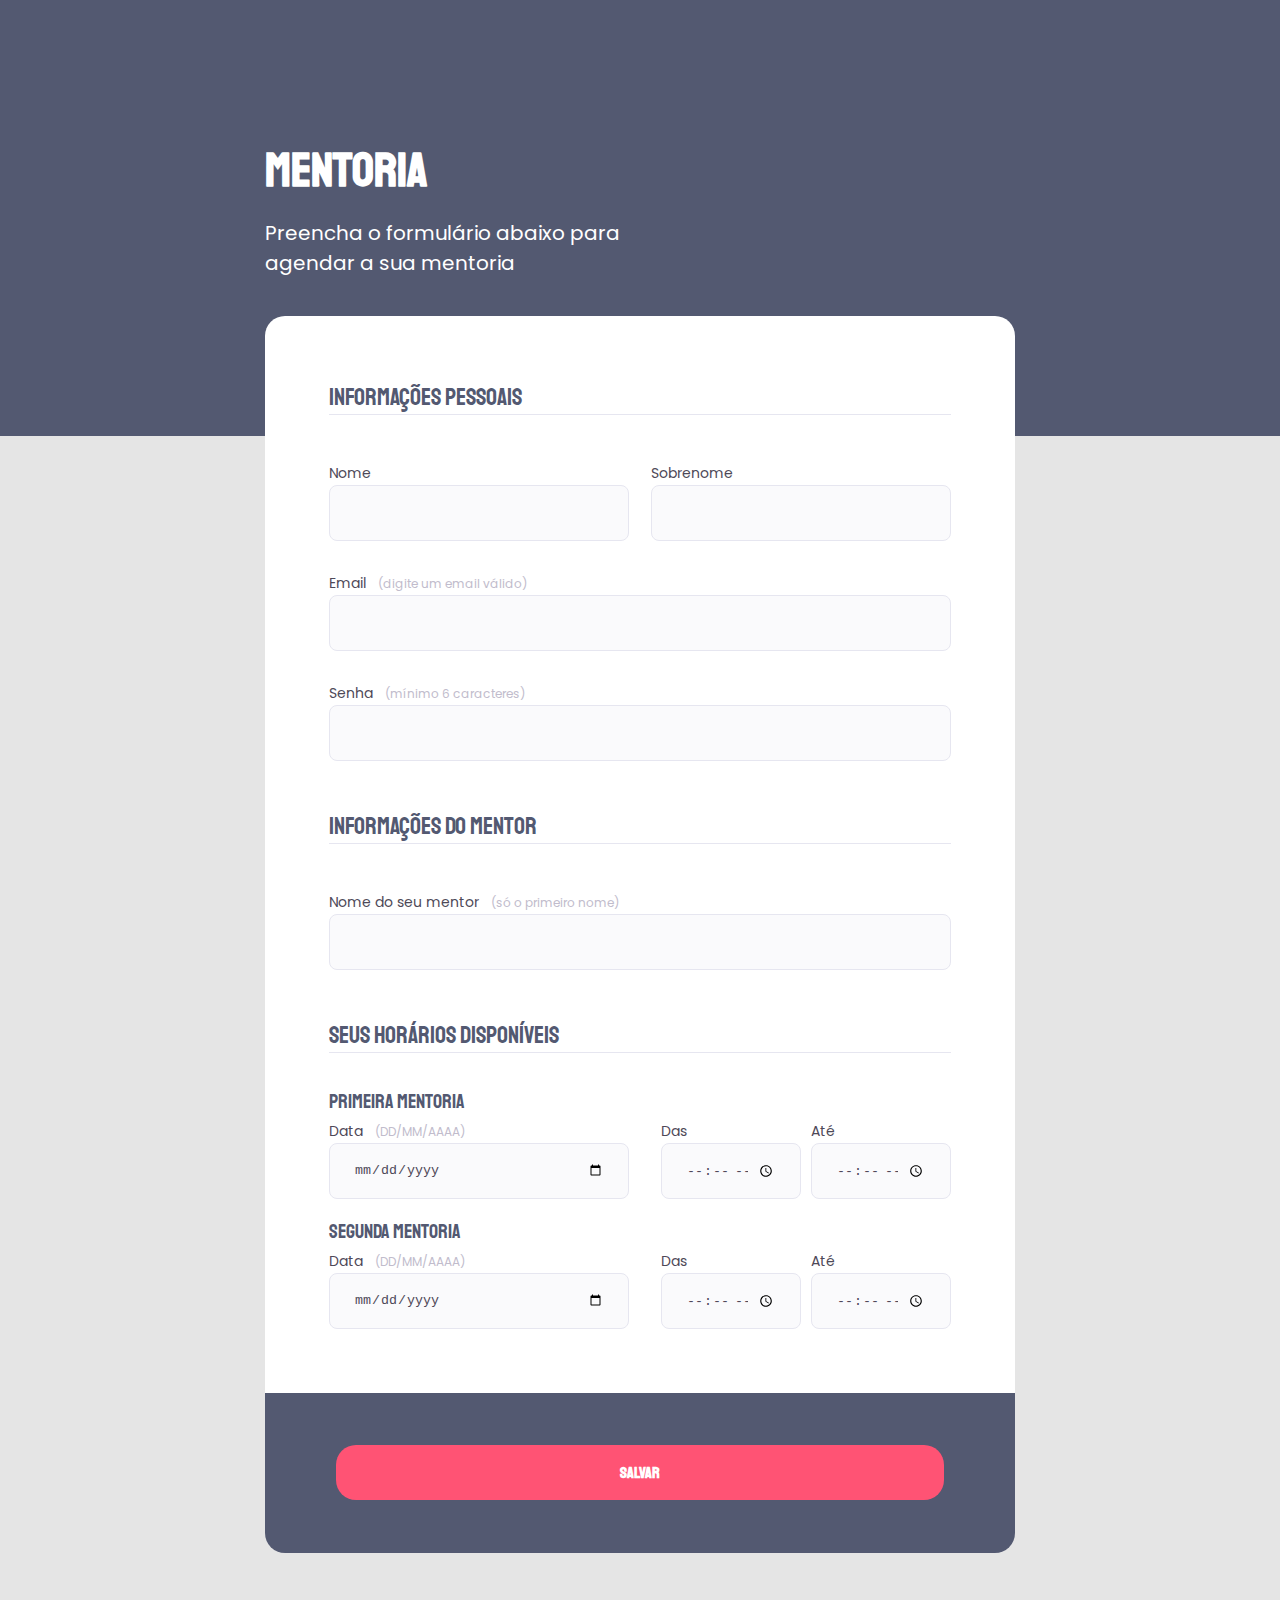
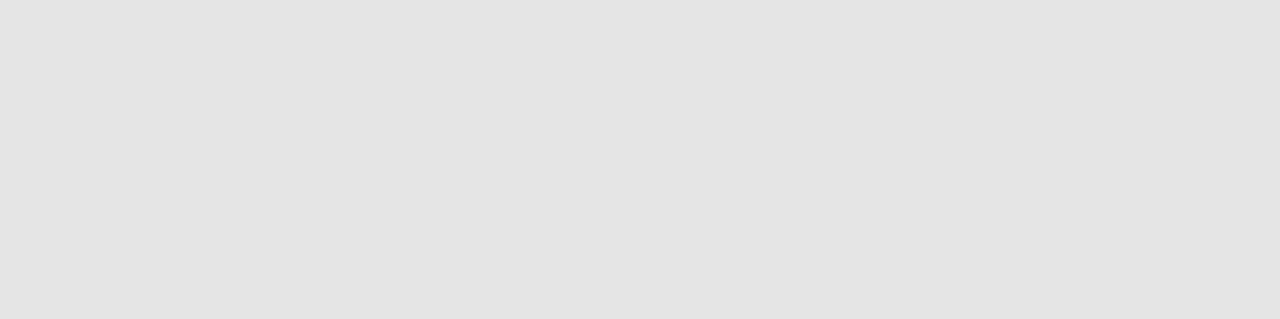
<file: Desafio 03 - Fase 01/index.html>
<!DOCTYPE html>
<html lang="pt-br">

<head>
  <meta charset="UTF-8">
  <link rel="preconnect" href="https://fonts.googleapis.com">
  <link rel="preconnect" href="https://fonts.gstatic.com" crossorigin>

  <meta name="viewport" content="width=device-width, initial-scale=1.0">
  <title>Mentoria</title>

  <link rel="stylesheet" href="style.css">

  <link href="https://fonts.googleapis.com/css2?family=Poppins&family=Staatliches&display=swap" rel="stylesheet">
</head>

<body>
  <div class="page">
    <header>
      <h1>Mentoria</h1>

      <p>Preencha o formulário abaixo para agendar a sua mentoria</p>
    </header>

    <form id="my-form">

      <fieldset>
        <div class="fieldset-wrapper">
          <legend>Informações pessoais</legend>

          <div class="col-name">
            <div class="input-wrapper">
              <label for="info-name"> Nome</label>
              <input type="text" id="info-name" required />
            </div>

            <div class="input-wrapper">
              <label for="info-surname"> Sobrenome </label>
              <input type="text" id="info-surname" required />
            </div>
          </div>

          <div class="input-wrapper">
            <label for="info-email"> Email <span> (digite um email válido) </span></label>
            <input type="email" id="info-email" />
          </div>

          <div class="input-wrapper">
            <label for="info-password"> Senha <span> (mínimo 6 caracteres)
              </span></label>
            <input type="password" id="info-password" required minlength="6" />
          </div>

        </div>
      </fieldset>

      <fieldset>
        <div class="fieldset-wrapper">
          <legend>Informações do mentor</legend>

          <div class="input-wrapper">
            <label for="mentor-name"> Nome do seu mentor <span> (só o primeiro nome) </span></label>
            <input type="text" id="mentor-name" required />
          </div>
      </fieldset>

      <fieldset>
        <div class="fieldset-wrapper">
          <legend>Seus horários disponíveis</legend>
        </div>
      </fieldset>

      <fieldset>
        <div class="fieldset-wrapper">

          <div class="col-date">

            <legend>Primeira mentoria</legend>

            <div class="col-date1">

              <div class="input-wrapper">
                <label for="event-date1"> Data <span>(DD/MM/AAAA)</span></label>
                <input type="date" id="event-date1" />
              </div>

              <div class="input-wrapper">
                <label for="event-begin1"> Das </label>
                <input type="time" id="event-begin1" />
              </div>

              <div class="input-wrapper">
                <label for="event-end1"> Até </label>
                <input type="time" id="event-end1" />
              </div>

            </div>
      </fieldset>

      <fieldset>
        <div class="fieldset-wrapper">
          <div class="col-date">


            <legend>Segunda mentoria</legend>
            <div class="col-date2">

              <div class="input-wrapper">
                <label for="event-date2"> Data <span>(DD/MM/AAAA)</span> </label>
                <input type="date" id="event-date2" />
              </div>

              <div class="input-wrapper">
                <label for="event-begin2"> Das </label>
                <input type="time" id="event-begin2" />
              </div>

              <div class="input-wrapper">
                <label for="event-end2"> Até </label>
                <input type="time" id="event-end2" />
              </div>
            </div>

          </div>
      </fieldset>


    </form>

    <footer>
      <input class="button" type="submit" form="my-form" value="Salvar">
    </footer>

  </div>
</body>

</html>
</file>
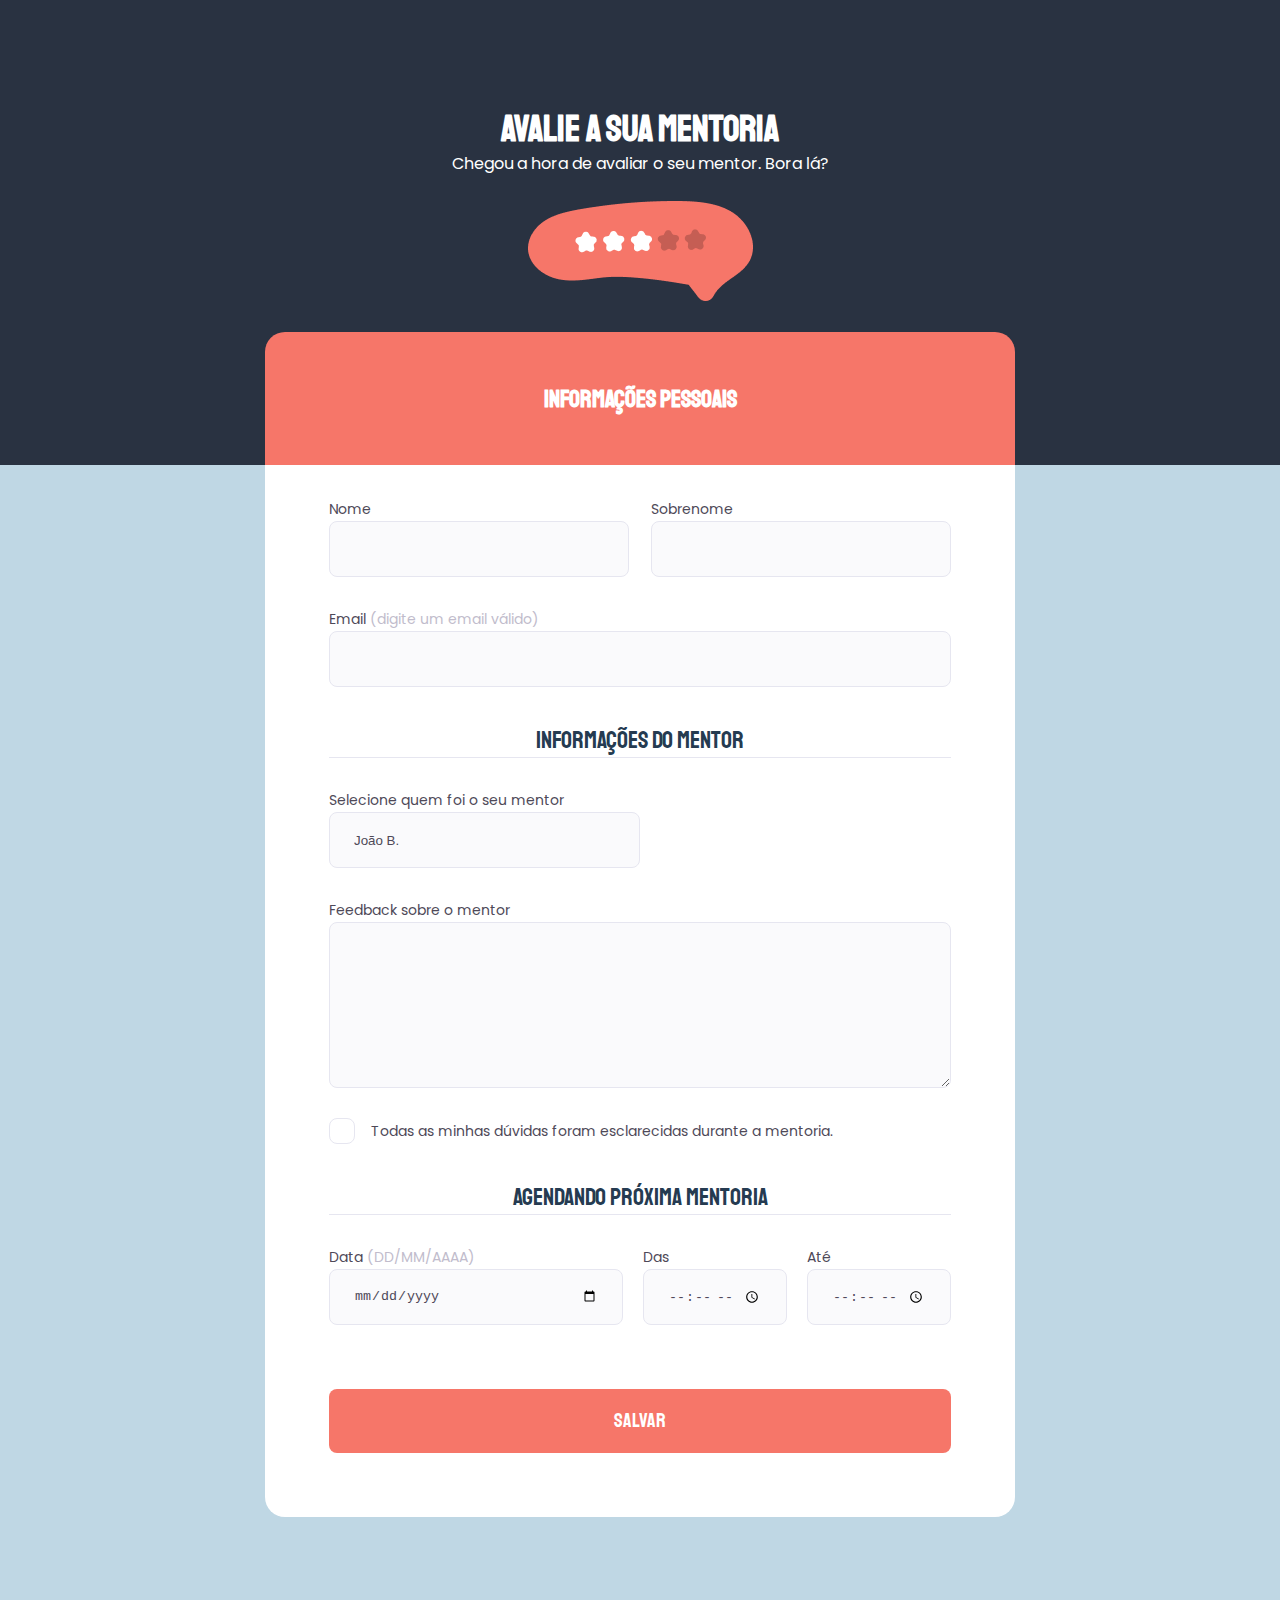
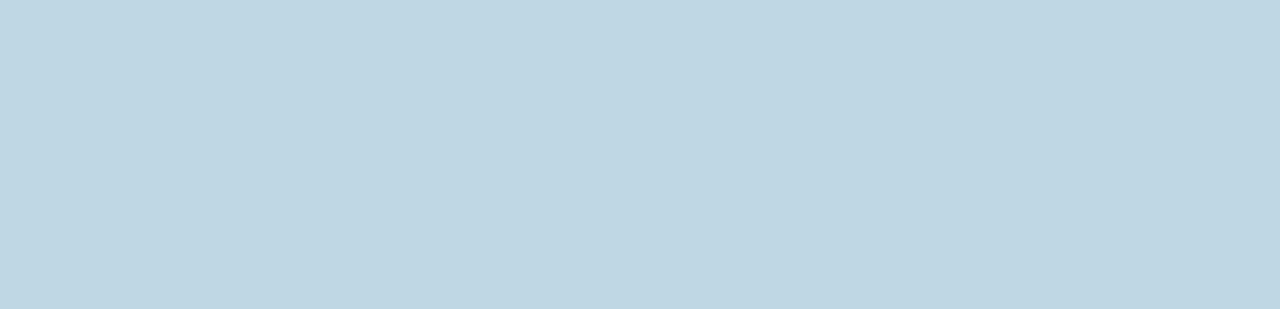
<file: Desafio 03 - Fase 02/index.html>
<!DOCTYPE html>
<html lang="pt-br">

<head>
  <meta charset="UTF-8">
  <link rel="preconnect" href="https://fonts.googleapis.com">
  <link rel="preconnect" href="https://fonts.gstatic.com" crossorigin>

  <meta name="viewport" content="width=device-width, initial-scale=1.0">
  <title>Avalie a sua mentoria</title>

  <link href="https://fonts.googleapis.com/css2?family=Poppins&family=Staatliches&display=swap" rel="stylesheet">

  <link rel="stylesheet" href="style.css">
</head>

<body>

  <header>
    <h1>avalie a sua mentoria</h1>

    <p> Chegou a hora de avaliar o seu mentor. Bora lá? </p>

    <img src="images/img1.png" alt="rattings">

    <div class="top">

      <h2>Informações pessoais</h2>

    </div>

  </header>

  <form id="my-form">

    <fieldset>
      <div class="fieldset-wrapper">

        <div class="col-name">
          <div class="input-wrapper">
            <label for="info-name"> Nome</label>
            <input type="text" id="info-name" required />
          </div>

          <div class="input-wrapper">
            <label for="info-surname"> Sobrenome </label>
            <input type="text" id="info-surname" required />
          </div>
        </div>

        <div class="input-wrapper">
          <label for="info-email"> Email <span> (digite um email válido) </span></label>
          <input type="email" id="info-email" />
        </div>

      </div>
    </fieldset>

    <fieldset>
      <div class="fieldset-wrapper">
        <legend> Informações do mentor</legend>

        <div class="input-wrapper">
          <label for="mentor-name"> Selecione quem foi o seu mentor</label>
          <select id="mentor-name">
            <option value="name1">João B.</option>
            <option value="name2">Mariana F.</option>
            <option value="name3">Bárbara J.</option>
            <option value="name4">Marcos N.</option>
          </select>
        </div>

        <div class="input-wrapper">
          <label for="mentor-feedback"> Feedback sobre o mentor </label>
          <textarea id="mentor-feedback"></textarea>
        </div>

        <div class="checkbox-wrapper">
          <input type="checkbox" id="mentor-approval" />
          <label for="mentor-approval"> Todas as minhas dúvidas foram esclarecidas durante a mentoria. </label>
        </div>

      </div>
    </fieldset>

    <fieldset>
      <div class="fieldset-wrapper">
        <legend> Agendando próxima mentoria</legend>

        <div class="col-3">

          <div class="input-wrapper">
            <label for="mentorship-date"> Data <span>(DD/MM/AAAA)</span></label>
            <input type="date" id="mentorship-date" />
          </div>

          <div class="input-wrapper">
            <label for="mentorship-begin"> Das </label>
            <input type="time" id="mentorship-begin" />
          </div>

          <div class="input-wrapper">
            <label for="mentorship-end"> Até </label>
            <input type="time" id="mentorship-end" />
          </div>

        </div>

      </div>
    </fieldset>

    <input class="button" type="submit" form="my-form" value="Salvar">

  </form>

</body>

</html>
</file>
<file: Desafio 03 - Fase 01/style.css>
* {
  box-sizing: border-box;
  margin: 0;
  padding: 0;
}

body {
  background-color: #E5E5E5;
}

body::before {
  content: "";
  height: 436px;
  width: 100%;

  position: absolute;
  top: 0;
  left: 0;
  z-index: -1;

  background: #535971;
}

.page {
  width: 750px;
  margin: auto;
}

header {
  width: 417px;
  margin-top: 140px;
  color: white;
}

header h1 {
  font-family: 'Staatliches', cursive;
  font-size: 48px;
  line-height: 60px;

  margin-bottom: 18px;
}

header p {
  font-family: 'Poppins', sans-serif;

  font-size: 20px;
  line-height: 30px;
}

form {
  margin-top: 38px;
  background: white;
  border-radius: 20px 20px 0 0;
  min-height: 300px;

  padding: 16px 64px 64px;

  display: flex;
  flex-direction: column;

}

fieldset {
  border: none;
}

.fieldset-wrapper {
  display: flex;
  flex-direction: column;
  gap: 30px;
}

.fieldset-wrapper legend {
  margin-top: 48px;
  margin-bottom: 16px;
}

fieldset legend {
  font-family: 'Staatliches', cursive;
  font-size: 24px;
  line-height: 34px;

  color: #535971;

  border-bottom: 1px solid #E6E6F0;


}

.input-wrapper {
  display: flex;
  flex-direction: column;
}

.input-wrapper label {
  font-family: 'Poppins', sans-serif;
  font-size: 14px;
  line-height: 24px;

  color: #4E4958;
}

.input-wrapper label span {
  font-size: 12px;
  line-height: 20px;
  margin-left: 8px;

  color: #C1BCCC;
}

.input-wrapper label span:hover {
  color: #7b7684;
}

.input-wrapper input {
  background: #FAFAFC;

  border: 1px solid #E6E6F0;
  border-radius: 8px;

  height: 56px;
  padding: 0 24px;

  color: #4E4958;
}

.col-name {
  display: flex;
  gap: 22px;
}

.col-name>div:nth-child(1) {
  width: 50%;
}

.col-name>div:nth-child(2) {
  width: 50%;
}

.col-date legend {
  font-size: 20px;
  line-height: 34px;
  border: none;
  margin-top: 16px;
  margin-bottom: 0;
}

.col-date1,
.col-date2 {
  display: flex;
  gap: 10px;
}

.col-date1>div:nth-child(1),
.col-date2>div:nth-child(1) {
  width: 300px;
  margin-right: 22px;
}


.col-date1>div:nth-child(2),
.col-date2>div:nth-child(2),
.col-date1>div:nth-child(3),
.col-date2>div:nth-child(3) {
  width: 140px;
}

footer {
  background: #535971;

  height: 160px;

  display: flex;
  flex-direction: column;

  padding: 52px 71px;

  margin-bottom: 366px;

  border-radius: 0 0 20px 20px;
}

footer .button {
  cursor: pointer;
  height: 55px;
  background: #FF5374;
  border: 0;
  border-radius: 20px;

  font-family: 'Staatliches', cursive;

  font-weight: 600;
  font-size: 16px;
  line-height: 26px;

  color: #FFFFFF;
}

.button:hover {
  background: #d13151;
}
</file>
<file: Desafio 03 - Fase 02/style.css>
* {
  box-sizing: border-box;
  margin: 0;
  padding: 0;
}

body {
  background-color: #BFD7E4;
}

header {
  background-color: #293241;
  height: 465px;
  width: 100%;

  color: white;
  text-align: center;
}

header h1 {
  font-family: 'Staatliches', cursive;
  font-size: 36px;
  line-height: 45px;

  padding-top: 107px;
}

header p {
  font-family: 'Poppins', sans-serif;
  font-size: 16px;
  line-height: 24px;

  margin-bottom: 25px;
}

header img {
  margin-bottom: 27px;
}

.top {
  background: #F67669;
  border-radius: 20px 20px 0px 0px;
  width: 750px;
  height: 133px;
  margin: auto;
}

.top h2 {
  font-family: 'Staatliches', cursive;
  font-size: 24px;
  line-height: 34px;
  text-align: center;
  padding: 50px 275px;
}

form {
  background-color: white;
  width: 750px;
  margin: auto;

  padding: 32px 64px 64px;

  display: flex;
  flex-direction: column;
  border-radius: 0px 0px 20px 20px;
  margin-bottom: 392px;
}

fieldset {
  border: none;
}

.fieldset-wrapper {
  display: flex;
  flex-direction: column;

  gap: 30px;
}

.input-wrapper {
  display: flex;
  flex-direction: column;
}

fieldset legend {
  font-family: 'Staatliches', cursive;
  font-size: 24px;
  line-height: 34px;

  margin-top: 36px;
  text-align: center;

  border-bottom: 1px solid #E6E6F0;

  color: #253B51;
}

.input-wrapper label,
.checkbox-wrapper label {
  font-family: 'Poppins', sans-serif;
  font-size: 14px;
  line-height: 24px;

  color: #4E4958;
}

.input-wrapper input,
.input-wrapper select {
  background: #FAFAFC;

  border: 1px solid #E6E6F0;
  border-radius: 8px;

  height: 56px;
  padding: 0 24px;

  color: #4E4958;
}

.input-wrapper select {
  width: 50%;
  appearance: none;
}

.input-wrapper textarea {
  background: #FAFAFC;

  border: 1px solid #E6E6F0;
  border-radius: 8px;

  height: 166px;
  padding: 12px 24px;

  color: #4E4958;
}

.input-wrapper label span {
  color: #C1BCCC;
}

.input-wrapper label span:hover {
  color: #878291;
}

.col-name {
  display: flex;
  gap: 22px;
}

.col-name>div:nth-child(1) {
  width: 50%;
}

.col-name>div:nth-child(2) {
  width: 50%;
}

.checkbox-wrapper label {
  display: flex;
  align-items: center;
  gap: 16px;

  margin: 0;
}

.checkbox-wrapper input {
  position: absolute;


  width: 24px;
  height: 24px;

  opacity: 0;
}

.checkbox-wrapper label::before {
  content: '';
  width: 24px;
  height: 24px;
  display: block;

  border: 1px solid #E6E6F0;
  border-radius: 8px;
}

.checkbox-wrapper input:checked+label::before {
  background-image: url("data:image/svg+xml,%3Csvg width='18' height='14' viewBox='0 0 18 14' fill='none' xmlns='http://www.w3.org/2000/svg'%3E%3Cpath d='M6 11.17L1.83 7L0.410004 8.41L6 14L18 2L16.59 0.589996L6 11.17Z' fill='%23F67669'/%3E%3C/svg%3E ");
  background-repeat: no-repeat;
  background-position: center;
}

.checkbox-wrapper input:focus+label::before {
  outline: 2px solid black;
}

.col-3 {
  display: flex;
  gap: 20px;
}

.col-3>div:nth-child(1) {
  width: 100%;
}

.button {
  cursor: pointer;
  height: 64px;
  background: #F67669;
  border: 0;
  border-radius: 8px;

  font-family: 'Staatliches', cursive;

  font-size: 20px;
  line-height: 26px;

  color: #FFFFFF;

  margin-top: 64px;
}

.button:hover {
  background: #ee5f4f;
}
</file>
